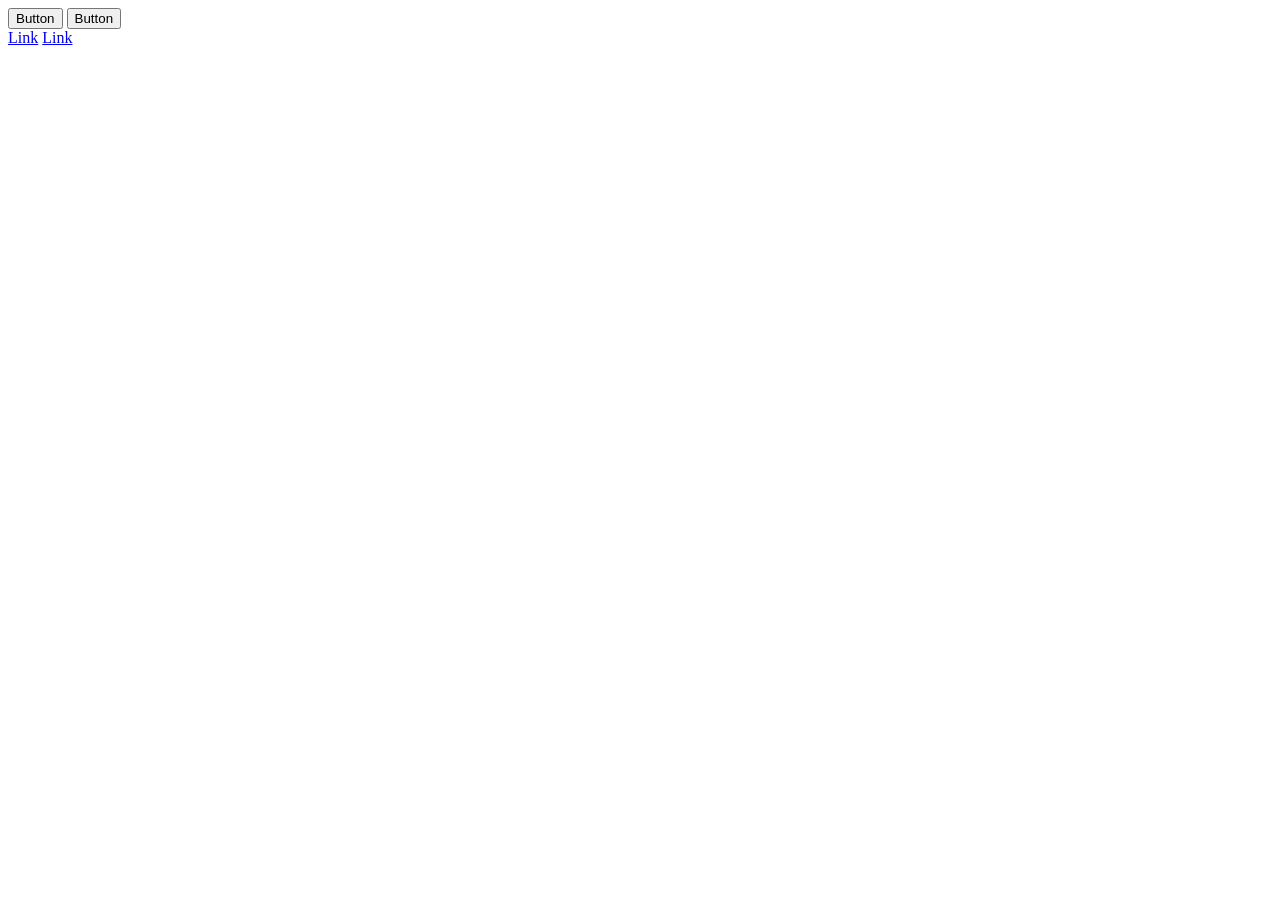
<file: Week2/index.html>
<!DOCTYPE html>
<html>
<head>
    <title>Week 2</title>
</head>
<body>
    <section class="button-group">
        <button id="one">Button</button>
        <button id="two">Button</button>
    </section>

    <div class="link-group">
        <a id="three" href="https://www.google.com">Link</a>
        <a id="four" href="https://www.github.com">Link</a>
    </div>
</body>
</html>
</file>
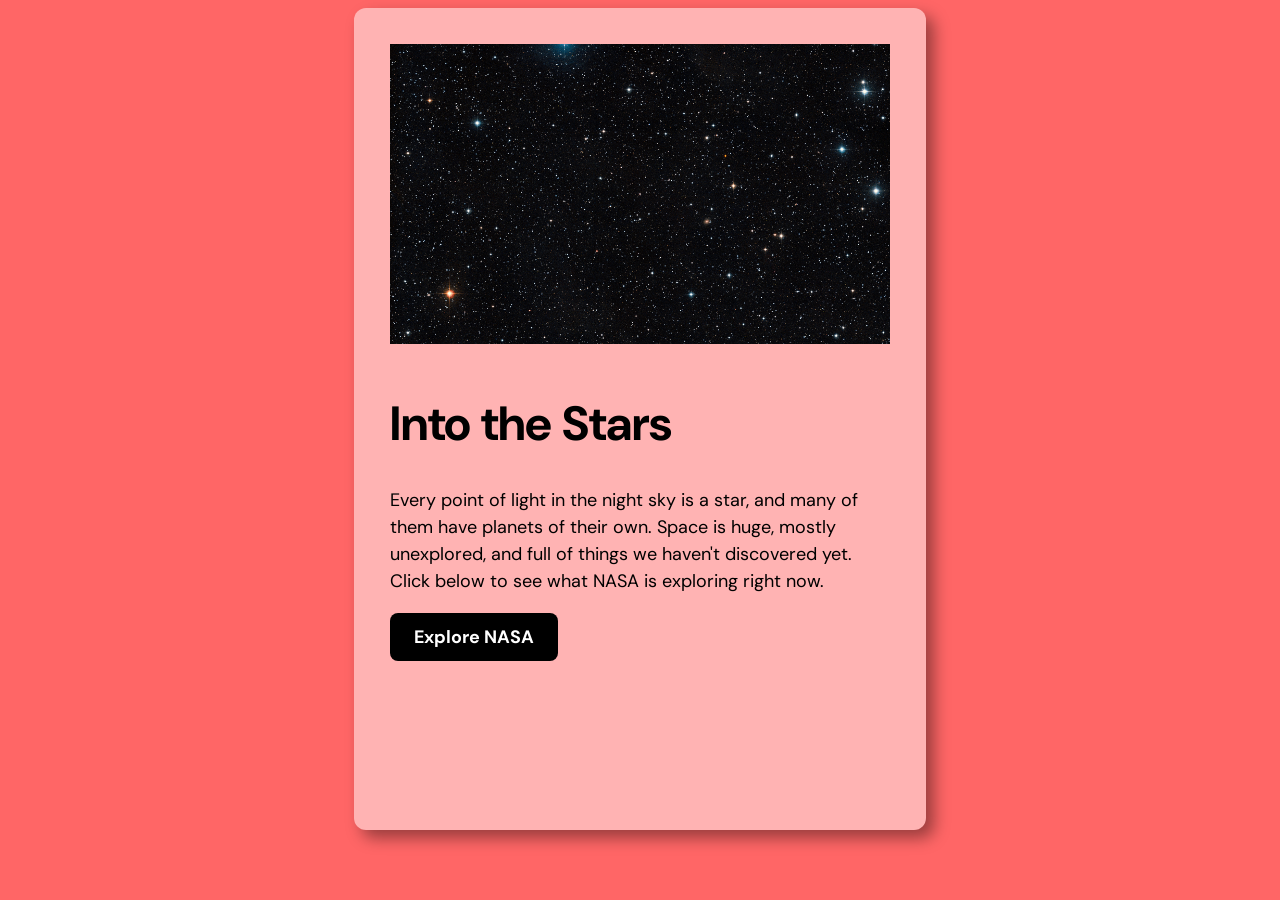
<file: Week3/index.html>
<!DOCTYPE html>
<html lang="en">
<head>
    <meta charset="UTF-8">
    <meta name="viewport" content="width=device-width, initial-scale=1.0">
    <title>Into the Stars</title>
    <link rel="preconnect" href="https://fonts.googleapis.com">
    <link rel="preconnect" href="https://fonts.gstatic.com" crossorigin>
    <link href="https://fonts.googleapis.com/css2?family=DM+Sans:ital,opsz,wght@0,9..40,100..1000;1,9..40,100..1000&display=swap" rel="stylesheet">
    <link rel="stylesheet" href="./styles.css">
</head>
<body>
    <div class="card">
        <img src="./space_picture.jpg"/>
        <h1>Into the Stars</h1>
        <p>Every point of light in the night sky is a star, and many of them have planets of their own. Space is huge, mostly unexplored, and full of things we haven't discovered yet. Click below to see what NASA is exploring right now.</p>
        <a href="https://www.nasa.gov/" target="_blank"><button>Explore NASA</button></a>
    </div>
</body>
</html>
</file>
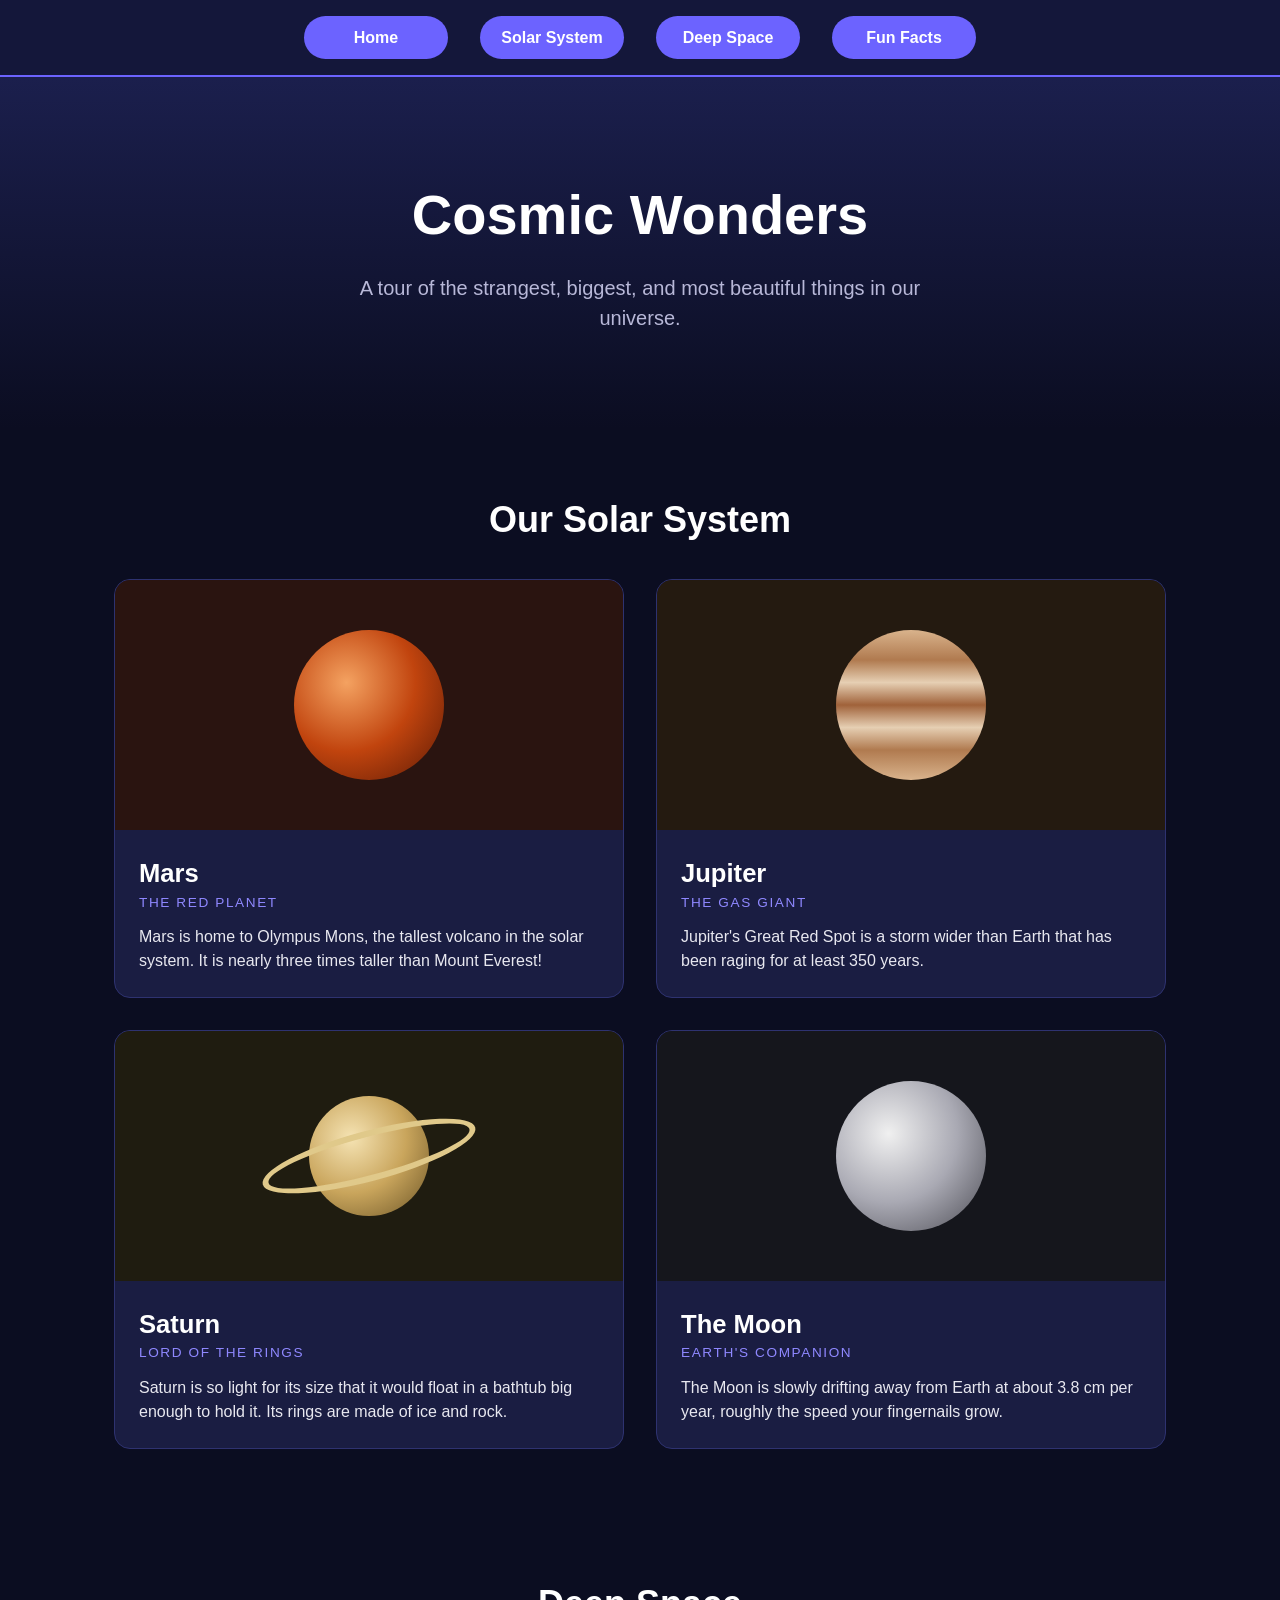
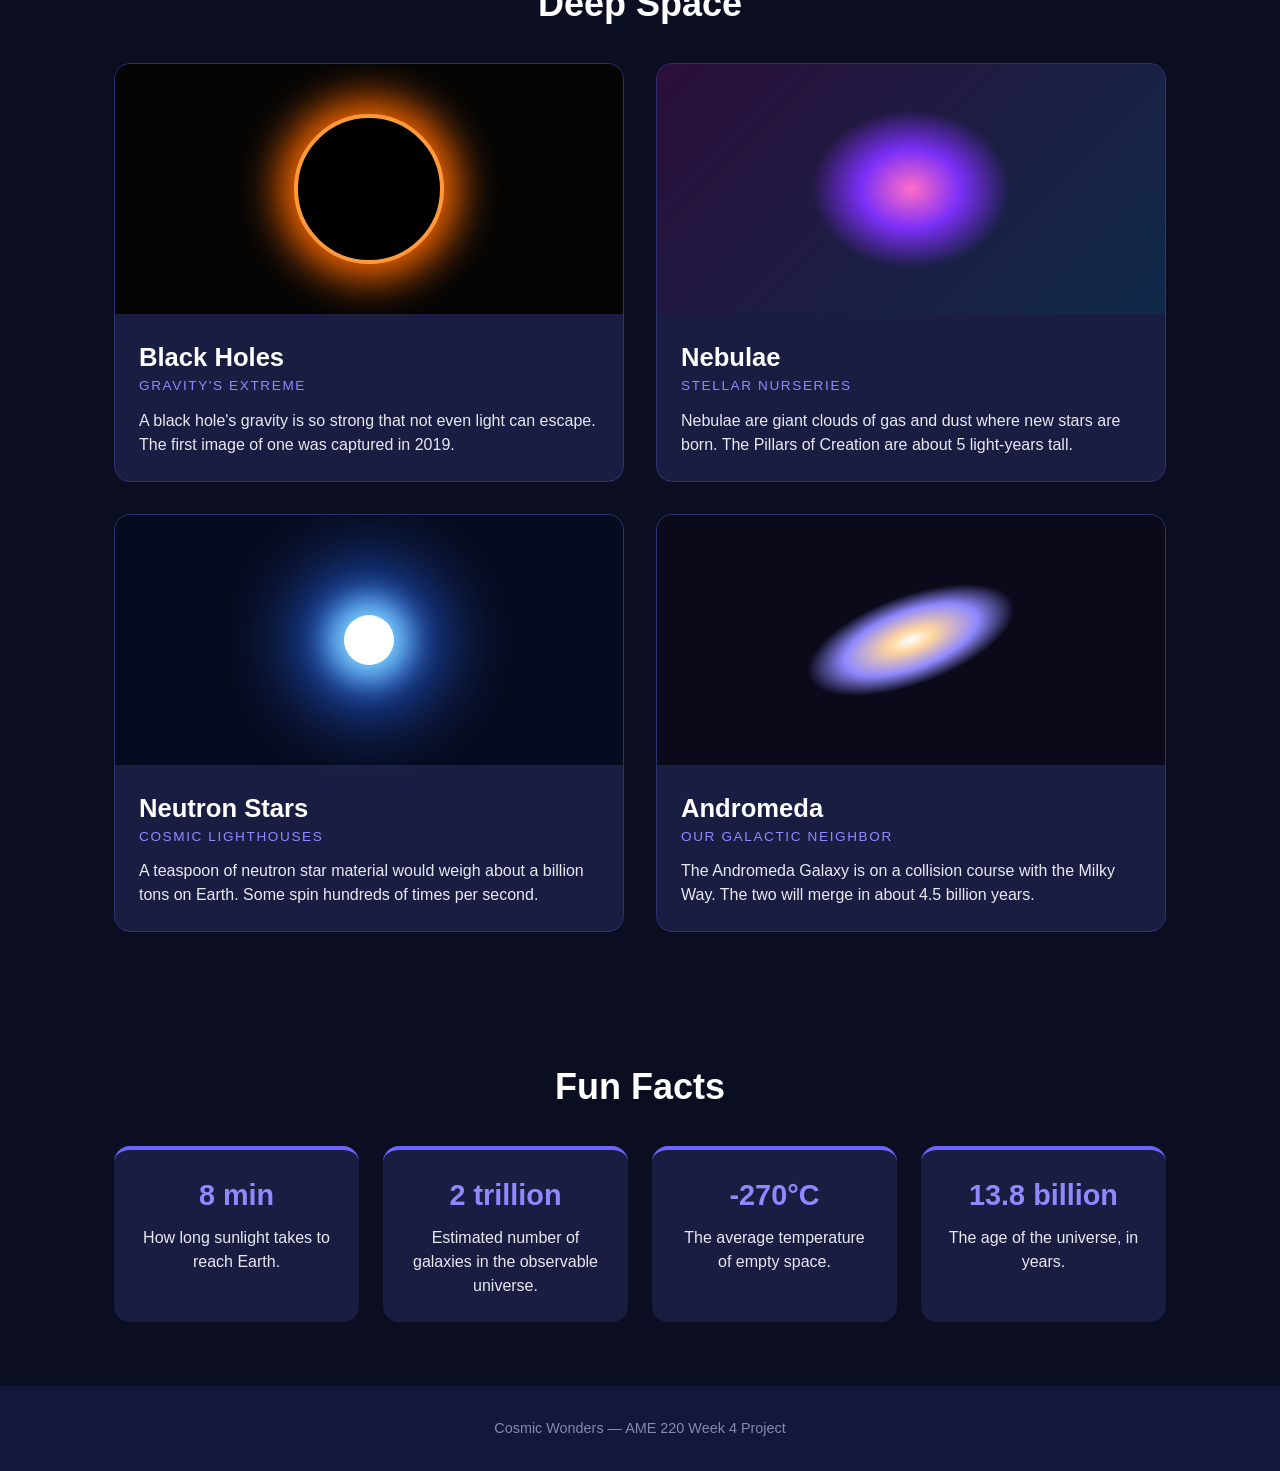
<file: Week4/index.html>
<!DOCTYPE html>
<html lang="en">
<head>
    <meta charset="UTF-8">
    <meta name="viewport" content="width=device-width, initial-scale=1.0">
    <title>Cosmic Wonders</title>
    <link rel="stylesheet" href="styles.css">
</head>
<body>

    <nav class="navbar">
        <a href="#home" class="nav-button">Home</a>
        <a href="#solar-system" class="nav-button">Solar System</a>
        <a href="#deep-space" class="nav-button">Deep Space</a>
        <a href="#facts" class="nav-button">Fun Facts</a>
    </nav>

    <header id="home" class="hero">
        <h1>Cosmic Wonders</h1>
        <p>A tour of the strangest, biggest, and most beautiful things in our universe.</p>
    </header>

    <main>

        <section id="solar-system" class="section">
            <h2 class="section-title">Our Solar System</h2>

            <div class="card-grid">

                <div class="card">
                    <div class="card-image mars-bg">
                        <div class="planet mars"></div>
                    </div>
                    <div class="card-content">
                        <h3>Mars</h3>
                        <p class="card-tag">The Red Planet</p>
                        <p>Mars is home to Olympus Mons, the tallest volcano in the solar system. It is nearly three times taller than Mount Everest!</p>
                    </div>
                </div>

                <div class="card">
                    <div class="card-image jupiter-bg">
                        <div class="planet jupiter"></div>
                    </div>
                    <div class="card-content">
                        <h3>Jupiter</h3>
                        <p class="card-tag">The Gas Giant</p>
                        <p>Jupiter's Great Red Spot is a storm wider than Earth that has been raging for at least 350 years.</p>
                    </div>
                </div>

                <div class="card">
                    <div class="card-image saturn-bg">
                        <div class="planet saturn"></div>
                        <div class="saturn-ring"></div>
                    </div>
                    <div class="card-content">
                        <h3>Saturn</h3>
                        <p class="card-tag">Lord of the Rings</p>
                        <p>Saturn is so light for its size that it would float in a bathtub big enough to hold it. Its rings are made of ice and rock.</p>
                    </div>
                </div>

                <div class="card">
                    <div class="card-image moon-bg">
                        <div class="planet moon"></div>
                    </div>
                    <div class="card-content">
                        <h3>The Moon</h3>
                        <p class="card-tag">Earth's Companion</p>
                        <p>The Moon is slowly drifting away from Earth at about 3.8 cm per year, roughly the speed your fingernails grow.</p>
                    </div>
                </div>

            </div>
        </section>

        <section id="deep-space" class="section">
            <h2 class="section-title">Deep Space</h2>

            <div class="card-grid">

                <div class="card">
                    <div class="card-image blackhole-bg">
                        <div class="planet blackhole"></div>
                    </div>
                    <div class="card-content">
                        <h3>Black Holes</h3>
                        <p class="card-tag">Gravity's Extreme</p>
                        <p>A black hole's gravity is so strong that not even light can escape. The first image of one was captured in 2019.</p>
                    </div>
                </div>

                <div class="card">
                    <div class="card-image nebula-bg">
                        <div class="planet nebula"></div>
                    </div>
                    <div class="card-content">
                        <h3>Nebulae</h3>
                        <p class="card-tag">Stellar Nurseries</p>
                        <p>Nebulae are giant clouds of gas and dust where new stars are born. The Pillars of Creation are about 5 light-years tall.</p>
                    </div>
                </div>

                <div class="card">
                    <div class="card-image neutron-bg">
                        <div class="planet neutron"></div>
                    </div>
                    <div class="card-content">
                        <h3>Neutron Stars</h3>
                        <p class="card-tag">Cosmic Lighthouses</p>
                        <p>A teaspoon of neutron star material would weigh about a billion tons on Earth. Some spin hundreds of times per second.</p>
                    </div>
                </div>

                <div class="card">
                    <div class="card-image galaxy-bg">
                        <div class="planet galaxy"></div>
                    </div>
                    <div class="card-content">
                        <h3>Andromeda</h3>
                        <p class="card-tag">Our Galactic Neighbor</p>
                        <p>The Andromeda Galaxy is on a collision course with the Milky Way. The two will merge in about 4.5 billion years.</p>
                    </div>
                </div>

            </div>
        </section>

        <section id="facts" class="section">
            <h2 class="section-title">Fun Facts</h2>

            <div class="facts-row">
                <div class="fact">
                    <p class="fact-number">8 min</p>
                    <p>How long sunlight takes to reach Earth.</p>
                </div>
                <div class="fact">
                    <p class="fact-number">2 trillion</p>
                    <p>Estimated number of galaxies in the observable universe.</p>
                </div>
                <div class="fact">
                    <p class="fact-number">-270&deg;C</p>
                    <p>The average temperature of empty space.</p>
                </div>
                <div class="fact">
                    <p class="fact-number">13.8 billion</p>
                    <p>The age of the universe, in years.</p>
                </div>
            </div>
        </section>

    </main>

    <footer class="footer">
        <p>Cosmic Wonders &mdash; AME 220 Week 4 Project</p>
    </footer>

</body>
</html>
</file>
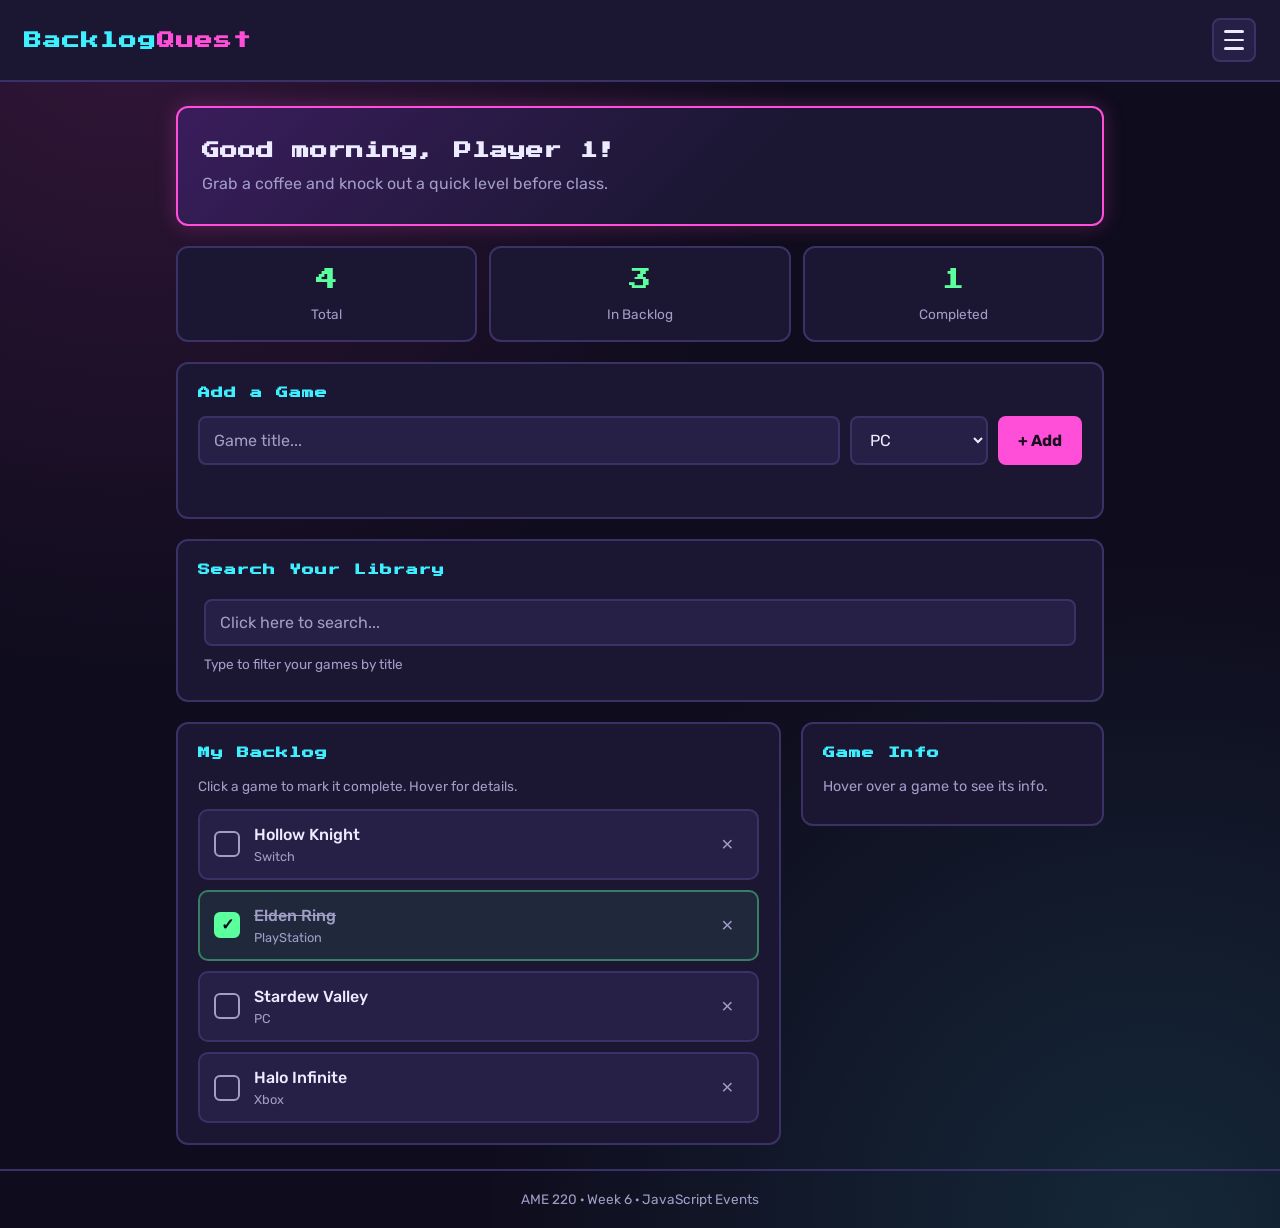
<file: Week6/index.html>
<!DOCTYPE html>
<html lang="en">
<head>
    <meta charset="UTF-8">
    <meta name="viewport" content="width=device-width, initial-scale=1.0">
    <title>Game Backlog Tracker</title>
    <link rel="preconnect" href="https://fonts.googleapis.com">
    <link rel="preconnect" href="https://fonts.gstatic.com" crossorigin>
    <link href="https://fonts.googleapis.com/css2?family=Press+Start+2P&family=Rubik:wght@400;500;700&display=swap" rel="stylesheet">
    <link rel="stylesheet" href="styles.css">
</head>
<body>

    <header class="site-header">
        <h1 class="logo">Backlog<span>Quest</span></h1>

        <button id="menu-btn" class="menu-btn" aria-label="Open filter menu" aria-expanded="false">
            <span></span>
            <span></span>
            <span></span>
        </button>

        <nav id="filter-menu" class="filter-menu">
            <p class="menu-title">Show games:</p>
            <button class="filter-btn active" data-filter="all">All Games</button>
            <button class="filter-btn" data-filter="backlog">Still Playing</button>
            <button class="filter-btn" data-filter="completed">Completed</button>
        </nav>
    </header>

    <main class="container">

        <section class="greeting-card">
            <h2 id="greeting">Loading player data...</h2>
            <p id="greeting-sub" class="greeting-sub"></p>
        </section>

        <section class="stats">
            <div class="stat">
                <span id="total-count" class="stat-number">0</span>
                <span class="stat-label">Total</span>
            </div>
            <div class="stat">
                <span id="backlog-count" class="stat-number">0</span>
                <span class="stat-label">In Backlog</span>
            </div>
            <div class="stat">
                <span id="completed-count" class="stat-number">0</span>
                <span class="stat-label">Completed</span>
            </div>
        </section>

        <section class="panel">
            <h3 class="panel-title">Add a Game</h3>
            <form id="add-form" class="add-form">
                <input type="text" id="game-input" class="text-input" placeholder="Game title..." maxlength="40">
                <select id="platform-select" class="select-input">
                    <option value="PC">PC</option>
                    <option value="PlayStation">PlayStation</option>
                    <option value="Xbox">Xbox</option>
                    <option value="Switch">Switch</option>
                    <option value="Mobile">Mobile</option>
                </select>
                <button type="submit" class="btn btn-primary">+ Add</button>
            </form>
            <p id="form-message" class="form-message"></p>
        </section>

        <section class="panel">
            <h3 class="panel-title">Search Your Library</h3>
            <div id="search-wrap" class="search-wrap">
                <input type="text" id="search-input" class="text-input" placeholder="Click here to search...">
                <p id="search-hint" class="search-hint">Type to filter your games by title</p>
            </div>
        </section>

        <section class="library">
            <div class="panel list-panel">
                <h3 class="panel-title">My Backlog</h3>
                <p class="list-tip">Click a game to mark it complete. Hover for details.</p>
                <ul id="game-list" class="game-list">
                </ul>
                <p id="empty-message" class="empty-message">No games found. Add one above!</p>
            </div>

            <aside id="preview" class="panel preview">
                <h3 class="panel-title">Game Info</h3>
                <div id="preview-content" class="preview-content">
                    <p class="preview-placeholder">Hover over a game to see its info.</p>
                </div>
            </aside>
        </section>

    </main>

    <footer class="site-footer">
        <p>AME 220 &middot; Week 6 &middot; JavaScript Events</p>
    </footer>

    <script src="script.js"></script>
</body>
</html>
</file>
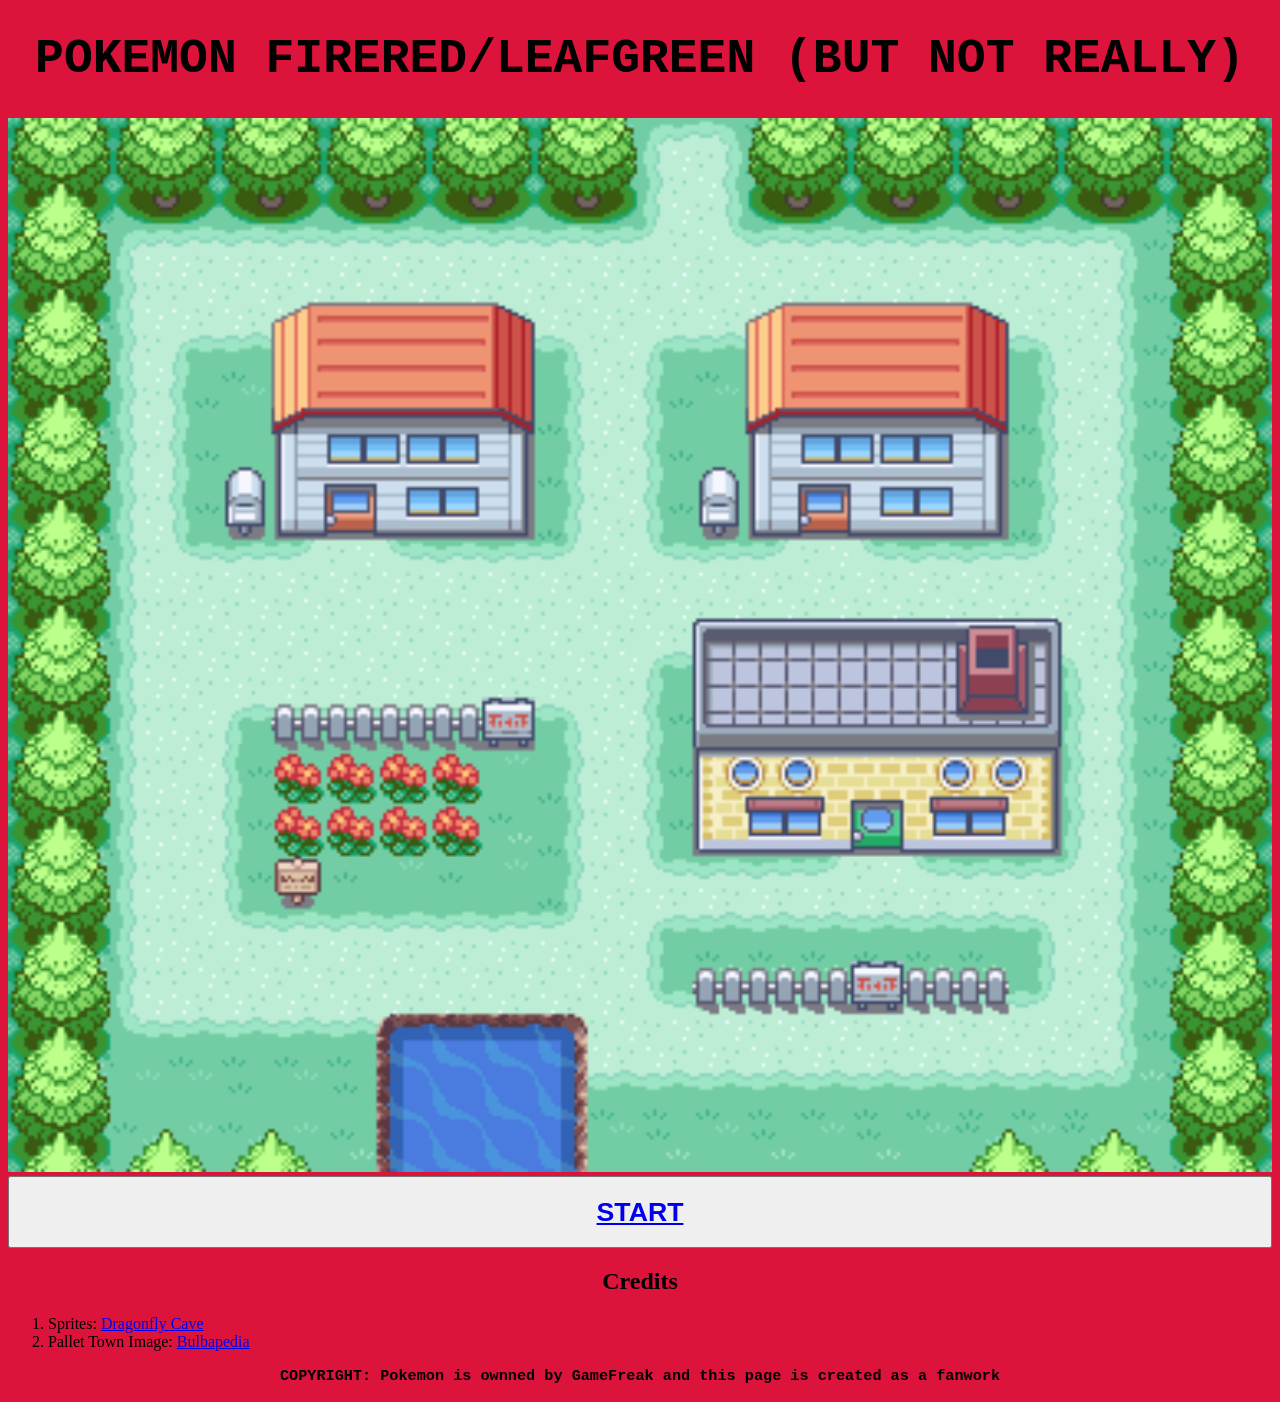
<file: Week2/ourfirstgame/index.html>
<!DOCTYPE html>

<html>
    <head>
        <title>OUR FIRST GAME</title>
    </head>

    <body style="background-color:crimson;">

        <h1 style="text-align: center; font-family:monospace; font-size:48px;">POKEMON FIRERED/LEAFGREEN (BUT NOT REALLY)</h1>

        <img src="./assets/Pallet_Town_FRLG.png" style="width:100%;"></img>

        <button style="width: 100%;"><h1 style="text-align: center;"><a href="./game.html">START</a></h1></button>
        
        <section id="credits">
            <h2 style="text-align: center;">Credits</h2>
            <ol>
                <li>Sprites: <a href="https://www.dragonflycave.com/resources/sprite-generator/">Dragonfly Cave</a></li>
                <li>Pallet Town Image: <a href="https://bulbapedia.bulbagarden.net/wiki/Pallet_Town#/media/File:Pallet_Town_FRLG.png/2">Bulbapedia</a></li>
            </ol>
        </section>

        <h3 style="text-align: center; font-family:monospace">COPYRIGHT: Pokemon is ownned by GameFreak and this page is created as a fanwork</h3>

    </body>
</html>
</file>
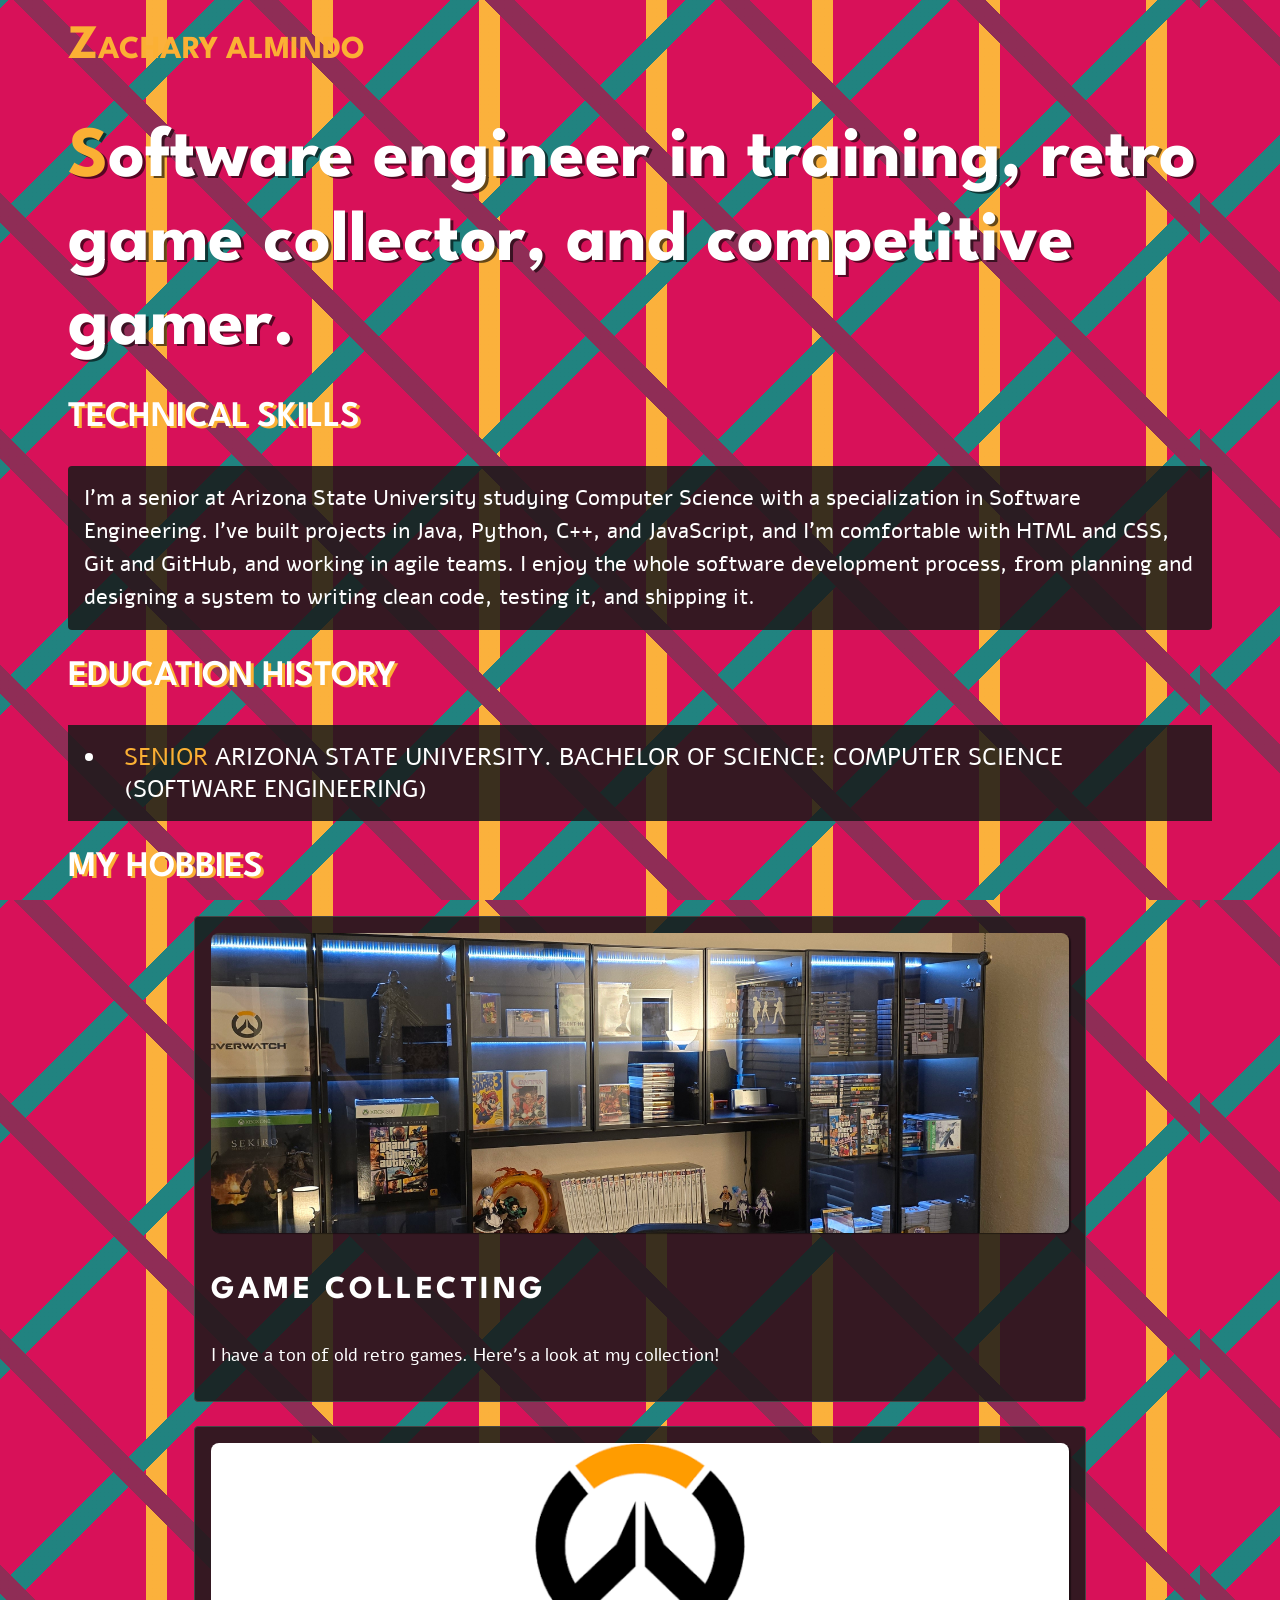
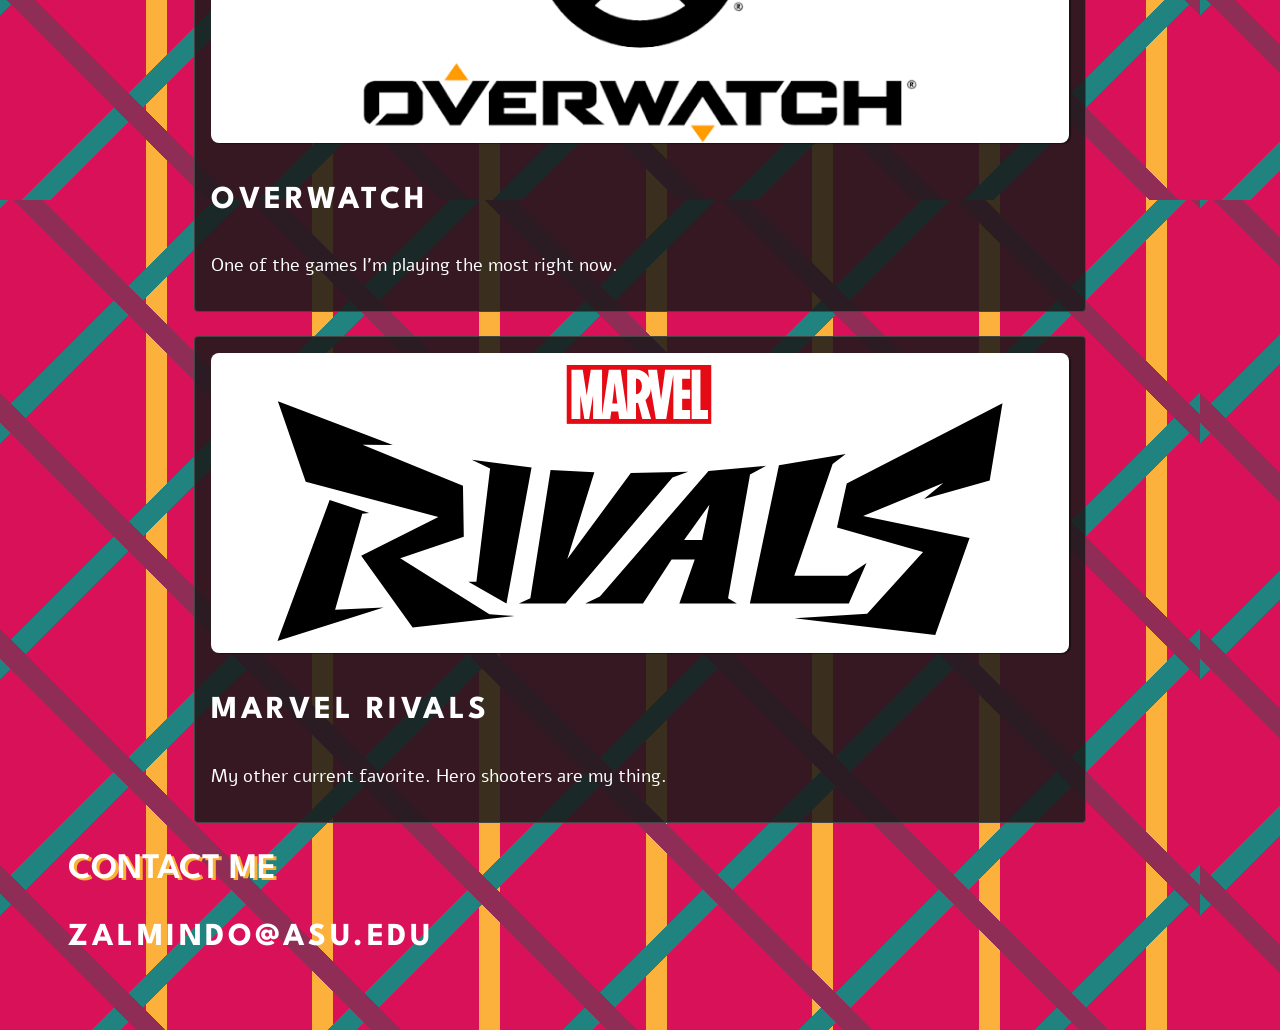
<file: Week3/portfolio/index.html>
<!DOCTYPE html>
<html lang="en">
<head>
    <meta charset="UTF-8">
    <meta name="viewport" content="width=device-width, initial-scale=1.0">
    <title>MY PORTFOLIO</title>
    <style>
        @import url('https://fonts.googleapis.com/css2?family=Alef:wght@400;700&family=Abhaya+Libre:wght@400;600&family=Inika:wght@400&display=swap');
        @import url('https://fonts.googleapis.com/css2?family=League+Spartan:wght@400;600;700&display=swap');
    </style>
    <link rel="stylesheet" href="./styles.css">
</head>
<body>
    <header>Zachary Almindo</header>
    <div class="title">Software engineer in training, retro game collector, and competitive gamer.</div>

    <div class="skills">
        <h2>technical skills</h2>
        <p>I'm a senior at Arizona State University studying Computer Science with a specialization in Software Engineering. I've built projects in Java, Python, C++, and JavaScript, and I'm comfortable with HTML and CSS, Git and GitHub, and working in agile teams. I enjoy the whole software development process, from planning and designing a system to writing clean code, testing it, and shipping it.</p>
    </div>

    <div class="education">
        <h2>EDUCATION HISTORY</h2>
        <ul>
            <li><span class="year">SENIOR</span> ARIZONA STATE UNIVERSITY. BACHELOR OF SCIENCE: COMPUTER SCIENCE (SOFTWARE ENGINEERING)</li>
        </ul>
    </div>

    <div class="hobbies">
        <h2>MY HOBBIES</h2>
        <div class="cards">
            <div>
                <img src="./assets/game_collection.jpg"/>
                <h3>Game Collecting</h3>
                <p>I have a ton of old retro games. Here's a look at my collection!</p>
            </div>

            <div>
                <img class="whiteLogo" src="./assets/ow_image.png"/>
                <h3>Overwatch</h3>
                <p>One of the games I'm playing the most right now.</p>
            </div>

            <div>
                <img class="whiteLogo" src="./assets/Logo_Marvel_Rivals.svg"/>
                <h3>Marvel Rivals</h3>
                <p>My other current favorite. Hero shooters are my thing.</p>
            </div>
        </div>
    </div>

    <footer>
        <h2>CONTACT ME</h2>
        <h3>ZALMINDO@ASU.EDU</h3>
    </footer>
</body>
</html>
</file>
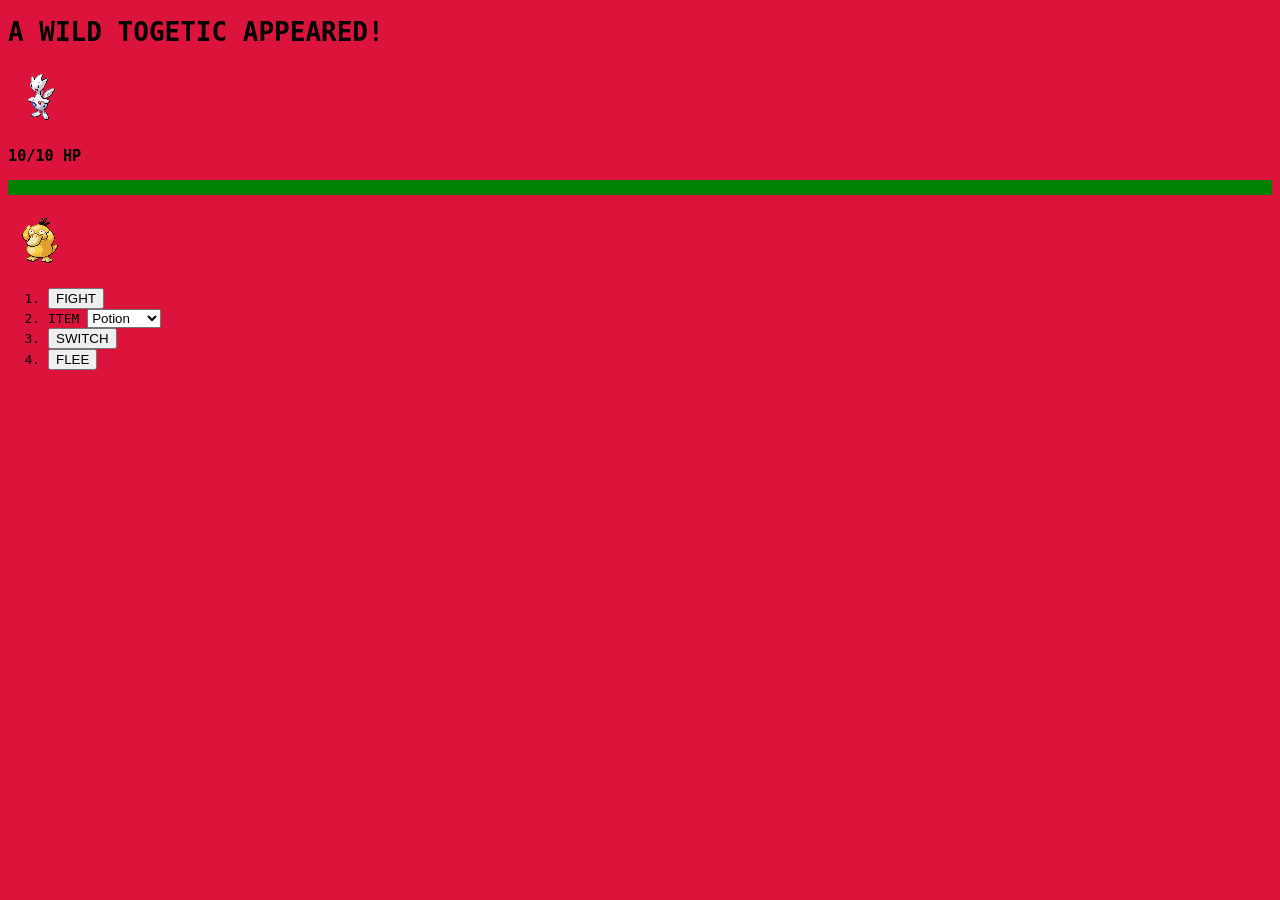
<file: Week2/ourfirstgame/game.html>
<!DOCTYPE html>

<html>
    <head>
        <title>... WEBPAGE WANTS TO BATTLE</title>
    </head>

    <body class="battle" style="background-color: crimson; font-family: monospace;">
        <h1 id="togetic">A WILD TOGETIC APPEARED!</h1>
        <section class="togetic">
            <img src="./assets/togetic.png"></img>
            <h3>10/10 HP</h3>
        </section>

        <div style="background-color: green;"><p><p></p>&nbsp;</p></div>

        <section class="psyduck">
            <img src="./assets/psyduck.png"></img>
            <ol>
                <li><button>FIGHT</button></li>
                <li><label id="item" for="item-select">ITEM
                    <select id="item-select">
                        <option value="potion">Potion</option>
                        <option value="pokeball">Pokeball</option>
                    </select>
                </label></li>
                </li>
                <li><button>SWITCH</button></li>
                <li><button>FLEE</button></li>
            </ol>
        </section>

    </body>
</html>
</file>
<file: Week3/styles.css>
body {
    background-color: #ff6666;
}

.card {
    width: 500px;
    height: 750px;
    background-color: #ffb3b3;
    padding: 36px;
    border-radius: 12px;
    margin-left: auto;
    margin-right: auto;
    box-shadow: 8px 8px 16px rgba(0,0,0,.4);
}

.card img {
    width: 100%;
    height: 300px;
    object-fit: cover;
    margin-bottom: 12px;
}

h1 {
    font-family: "DM Sans", sans-serif;
    font-size: 48px;
    color: black;
}

p {
    font-family: "DM Sans", sans-serif;
    font-size: 18px;
    line-height: 150%;
}

button {
    font-family: "DM Sans", sans-serif;
    font-size: 18px;
    font-weight: 700;
    color: white;
    background-color: black;
    padding-top: 12px;
    padding-bottom: 12px;
    padding-left: 24px;
    padding-right: 24px;
    border: none;
    border-radius: 8px;
    transition: all 300ms;
}

button:hover {
    background-color: #ff6666;
    box-shadow: 4px 4px black;
}

button:active {
    box-shadow: none;
}

a {
    text-decoration: none;
}

a:link,
a:visited {
    color: black;
}

a:hover {
    opacity: .9;
}
</file>
<file: Week4/styles.css>
html {
    font-size: 16px;
}

* {
    box-sizing: border-box;
    margin: 0;
    padding: 0;
}

body {
    font-family: Arial, Helvetica, sans-serif;
    background-color: #0b0d21;
    color: #e8e8f0;
    line-height: 1.5;
}

.navbar {
    position: sticky;
    top: 0;
    z-index: 10;

    display: flex;
    justify-content: center;
    align-items: center;
    gap: 2rem;

    padding: 1rem;
    background-color: #14173a;
    border-bottom: 2px solid #6c63ff;
}

.nav-button {
    width: 9rem;
    padding: 0.6rem 0;
    text-align: center;
    font-size: 1rem;
    font-weight: bold;
    color: #ffffff;
    text-decoration: none;
    background-color: #6c63ff;
    border-radius: 2rem;
}

.nav-button:hover {
    background-color: #8f88ff;
}

.hero {
    padding: 6rem 1.5rem;
    text-align: center;
    background: linear-gradient(180deg, #1b1f4d, #0b0d21);
}

.hero h1 {
    font-size: 3.5rem;
    margin-bottom: 1rem;
    color: #ffffff;
}

.hero p {
    font-size: 1.25rem;
    max-width: 40rem;
    margin: 0 auto;
    color: #b8b8d8;
}

.section {
    max-width: 1100px;
    margin: 0 auto;
    padding: 4rem 1.5rem;
}

.section-title {
    font-size: 2.25rem;
    text-align: center;
    margin-bottom: 2rem;
    color: #ffffff;
}

.card-grid {
    display: grid;
    grid-template-columns: 1fr 1fr;
    grid-template-rows: auto auto;
    gap: 2rem;
}

.card {
    display: grid;
    grid-template-rows: 250px auto;
    grid-template-columns: 1fr;

    background-color: #1a1d42;
    border-radius: 1rem;
    overflow: hidden;
    border: 1px solid #2e3270;
}

.card-image {
    position: relative;
    display: flex;
    justify-content: center;
    align-items: center;
}

.card-content {
    padding: 1.5rem;
}

.card-content h3 {
    font-size: 1.6rem;
    color: #ffffff;
}

.card-content .card-tag {
    font-size: 0.85rem;
    text-transform: uppercase;
    letter-spacing: 0.1rem;
    color: #8f88ff;
    margin-bottom: 0.75rem;
}

.card-content p {
    font-size: 1rem;
}

.planet {
    width: 150px;
    height: 150px;
    border-radius: 50%;
}

.mars-bg {
    background-color: #2a1410;
}
.mars {
    background: radial-gradient(circle at 35% 35%, #f4a261, #c1440e, #5c1a05);
}

.jupiter-bg {
    background-color: #241a10;
}
.jupiter {
    background: linear-gradient(180deg,
        #d9b38c 0%, #b07a4f 20%, #e6cfb3 35%,
        #a0623a 50%, #e6cfb3 65%, #b07a4f 80%, #d9b38c 100%);
}

.saturn-bg {
    background-color: #1f1c10;
}
.saturn {
    width: 120px;
    height: 120px;
    background: radial-gradient(circle at 35% 35%, #f5e3b3, #c9a55c, #6b5426);
}
.saturn-ring {
    position: absolute;
    top: 50%;
    left: 50%;
    width: 220px;
    height: 50px;
    margin-top: -25px;
    margin-left: -110px;
    border: 6px solid #e0c98a;
    border-radius: 50%;
    transform: rotate(-15deg);
}

.moon-bg {
    background-color: #15161c;
}
.moon {
    background: radial-gradient(circle at 35% 35%, #f0f0f0, #a9a9b3, #4a4a52);
}

.blackhole-bg {
    background-color: #050505;
}
.blackhole {
    background-color: #000000;
    border: 4px solid #ff9a3c;
    box-shadow: 0 0 40px 15px #ff6a00;
}

.nebula-bg {
    background: linear-gradient(135deg, #2b0f3a, #0f2a4a);
}
.nebula {
    width: 200px;
    height: 160px;
    background: radial-gradient(ellipse, #ff6ec7, #7b2ff7, transparent 70%);
}

.neutron-bg {
    background-color: #070b1f;
}
.neutron {
    width: 50px;
    height: 50px;
    background-color: #ffffff;
    box-shadow: 0 0 30px 15px #7fd4ff, 0 0 80px 40px #2a6dff;
}

.galaxy-bg {
    background-color: #0a0a1a;
}
.galaxy {
    width: 220px;
    height: 90px;
    background: radial-gradient(ellipse, #ffffff, #ffd59e 15%, #8f88ff 45%, transparent 70%);
    transform: rotate(-20deg);
}

.facts-row {
    display: flex;
    flex-wrap: wrap;
    justify-content: center;
    gap: 1.5rem;
}

.fact {
    flex: 1 1 200px;
    padding: 1.5rem;
    text-align: center;
    background-color: #1a1d42;
    border-radius: 1rem;
    border-top: 4px solid #6c63ff;
}

.fact .fact-number {
    font-size: 1.8rem;
    font-weight: bold;
    color: #8f88ff;
    margin-bottom: 0.5rem;
}

.fact p {
    font-size: 1rem;
}

.footer {
    padding: 2rem;
    text-align: center;
    font-size: 0.9rem;
    color: #8888aa;
    background-color: #14173a;
}

@media (max-width: 720px) {

    html {
        font-size: 12px;
    }

    .navbar {
        gap: 0.5rem;
        padding: 0.75rem 0.5rem;
    }

    .nav-button {
        width: 23%;
        font-size: 1rem;
    }

    .hero h1 {
        font-size: 2.5rem;
    }

    .section {
        padding: 3rem 1rem;
    }

    .card-grid {
        grid-template-columns: 1fr;
    }

    .card {
        min-height: 100vh;
        grid-template-rows: 1fr auto;
    }

    .card-content h3 {
        font-size: 2.2rem;
    }

    .card-content p {
        font-size: 1.4rem;
    }

    .card-content .card-tag {
        font-size: 1.1rem;
    }
}
</file>
<file: Week6/styles.css>
:root {
    --bg: #0f0c1d;
    --panel: #1b1733;
    --panel-light: #262046;
    --border: #3a3266;
    --text: #ecebff;
    --muted: #a19dc7;
    --neon-pink: #ff4fd8;
    --neon-cyan: #3ef0ff;
    --neon-green: #5cff9d;
    --danger: #ff5c7a;
    --radius: 12px;
}

* {
    box-sizing: border-box;
    margin: 0;
    padding: 0;
}

body {
    font-family: 'Rubik', Arial, sans-serif;
    background: var(--bg);
    background-image:
        radial-gradient(circle at 10% 0%, rgba(255, 79, 216, 0.15), transparent 40%),
        radial-gradient(circle at 90% 100%, rgba(62, 240, 255, 0.12), transparent 40%);
    color: var(--text);
    min-height: 100vh;
    display: flex;
    flex-direction: column;
    line-height: 1.5;
}

.site-header {
    position: relative;
    display: flex;
    align-items: center;
    justify-content: space-between;
    padding: 18px 24px;
    background: var(--panel);
    border-bottom: 2px solid var(--border);
}

.logo {
    font-family: 'Press Start 2P', monospace;
    font-size: 1.1rem;
    color: var(--neon-cyan);
    letter-spacing: 1px;
}

.logo span {
    color: var(--neon-pink);
}

.menu-btn {
    width: 44px;
    height: 44px;
    display: flex;
    flex-direction: column;
    justify-content: center;
    gap: 6px;
    padding: 10px;
    background: var(--panel-light);
    border: 2px solid var(--border);
    border-radius: 8px;
    cursor: pointer;
    transition: border-color 0.2s;
}

.menu-btn:hover {
    border-color: var(--neon-cyan);
}

.menu-btn span {
    display: block;
    height: 3px;
    width: 100%;
    background: var(--text);
    border-radius: 2px;
    transition: transform 0.3s, opacity 0.3s;
}

.menu-btn.open span:nth-child(1) {
    transform: translateY(9px) rotate(45deg);
}
.menu-btn.open span:nth-child(2) {
    opacity: 0;
}
.menu-btn.open span:nth-child(3) {
    transform: translateY(-9px) rotate(-45deg);
}

.filter-menu {
    display: none;
    position: absolute;
    top: 100%;
    right: 24px;
    z-index: 10;
    width: 220px;
    padding: 16px;
    background: var(--panel-light);
    border: 2px solid var(--neon-cyan);
    border-radius: var(--radius);
    box-shadow: 0 10px 30px rgba(0, 0, 0, 0.5);
}

.filter-menu.open {
    display: flex;
    flex-direction: column;
    gap: 8px;
    animation: slideDown 0.2s ease-out;
}

.menu-title {
    font-size: 0.8rem;
    color: var(--muted);
    text-transform: uppercase;
    letter-spacing: 1px;
}

.filter-btn {
    padding: 10px 12px;
    font-family: inherit;
    font-size: 0.95rem;
    text-align: left;
    color: var(--text);
    background: var(--panel);
    border: 1px solid var(--border);
    border-radius: 8px;
    cursor: pointer;
    transition: background 0.2s, border-color 0.2s;
}

.filter-btn:hover {
    border-color: var(--neon-pink);
}

.filter-btn.active {
    background: var(--neon-pink);
    border-color: var(--neon-pink);
    color: #1a0f1f;
    font-weight: 700;
}

@keyframes slideDown {
    from { opacity: 0; transform: translateY(-8px); }
    to   { opacity: 1; transform: translateY(0); }
}

.container {
    flex: 1;
    width: 100%;
    max-width: 960px;
    margin: 0 auto;
    padding: 24px 16px;
    display: flex;
    flex-direction: column;
    gap: 20px;
}

.panel {
    background: var(--panel);
    border: 2px solid var(--border);
    border-radius: var(--radius);
    padding: 20px;
}

.panel-title {
    font-family: 'Press Start 2P', monospace;
    font-size: 0.75rem;
    color: var(--neon-cyan);
    margin-bottom: 14px;
    letter-spacing: 1px;
}

.greeting-card {
    padding: 28px 24px;
    border-radius: var(--radius);
    background: linear-gradient(135deg, #3a1d5c, #1b1733 60%);
    border: 2px solid var(--neon-pink);
    box-shadow: 0 0 20px rgba(255, 79, 216, 0.25);
}

#greeting {
    font-family: 'Press Start 2P', monospace;
    font-size: 1.1rem;
    line-height: 1.6;
    color: var(--text);
}

.greeting-sub {
    margin-top: 8px;
    color: var(--muted);
}

.stats {
    display: grid;
    grid-template-columns: repeat(3, 1fr);
    gap: 12px;
}

.stat {
    display: flex;
    flex-direction: column;
    align-items: center;
    padding: 16px 8px;
    background: var(--panel);
    border: 2px solid var(--border);
    border-radius: var(--radius);
}

.stat-number {
    font-family: 'Press Start 2P', monospace;
    font-size: 1.4rem;
    color: var(--neon-green);
}

.stat-label {
    margin-top: 6px;
    font-size: 0.85rem;
    color: var(--muted);
}

.add-form {
    display: flex;
    gap: 10px;
    flex-wrap: wrap;
}

.text-input,
.select-input {
    padding: 12px 14px;
    font-family: inherit;
    font-size: 1rem;
    color: var(--text);
    background: var(--panel-light);
    border: 2px solid var(--border);
    border-radius: 8px;
    outline: none;
    transition: border-color 0.2s, box-shadow 0.2s;
}

.add-form .text-input {
    flex: 1 1 220px;
}

.text-input::placeholder {
    color: var(--muted);
}

.text-input:focus,
.select-input:focus {
    border-color: var(--neon-cyan);
}

.select-input {
    cursor: pointer;
}

.btn {
    padding: 12px 20px;
    font-family: inherit;
    font-size: 1rem;
    font-weight: 700;
    border: none;
    border-radius: 8px;
    cursor: pointer;
    transition: transform 0.1s, box-shadow 0.2s;
}

.btn-primary {
    background: var(--neon-pink);
    color: #1a0f1f;
}

.btn-primary:hover {
    box-shadow: 0 0 16px rgba(255, 79, 216, 0.6);
}

.btn-primary:active {
    transform: scale(0.96);
}

.form-message {
    min-height: 1.5em;
    margin-top: 10px;
    font-size: 0.9rem;
    color: var(--muted);
}

.form-message.success {
    color: var(--neon-green);
}

.form-message.error {
    color: var(--danger);
}

.search-wrap {
    padding: 6px;
    border-radius: 10px;
    transition: background 0.2s, box-shadow 0.2s;
}

.search-wrap .text-input {
    width: 100%;
}

.search-hint {
    margin-top: 8px;
    font-size: 0.85rem;
    color: var(--muted);
}

.search-wrap.focused {
    background: rgba(62, 240, 255, 0.08);
    box-shadow: 0 0 0 2px var(--neon-cyan), 0 0 20px rgba(62, 240, 255, 0.35);
}

.search-wrap.focused .search-hint {
    color: var(--neon-cyan);
}

.library {
    display: grid;
    grid-template-columns: 2fr 1fr;
    gap: 20px;
    align-items: start;
}

.list-tip {
    margin-bottom: 12px;
    font-size: 0.85rem;
    color: var(--muted);
}

.game-list {
    list-style: none;
    display: flex;
    flex-direction: column;
    gap: 10px;
}

.game-card {
    display: flex;
    align-items: center;
    gap: 14px;
    padding: 12px 14px;
    background: var(--panel-light);
    border: 2px solid var(--border);
    border-radius: 10px;
    cursor: pointer;
    transition: border-color 0.2s, transform 0.15s, background 0.2s;
}

.game-card:hover {
    border-color: var(--neon-pink);
    transform: translateX(4px);
}

.check {
    flex-shrink: 0;
    width: 26px;
    height: 26px;
    display: flex;
    align-items: center;
    justify-content: center;
    border: 2px solid var(--muted);
    border-radius: 6px;
    font-weight: 700;
    color: #0f0c1d;
}

.game-info {
    flex: 1;
    min-width: 0;
    display: flex;
    flex-direction: column;
}

.game-title {
    font-weight: 500;
    overflow-wrap: anywhere;
}

.game-platform {
    font-size: 0.8rem;
    color: var(--muted);
}

.game-card.completed {
    background: rgba(92, 255, 157, 0.08);
    border-color: rgba(92, 255, 157, 0.4);
}

.game-card.completed .check {
    background: var(--neon-green);
    border-color: var(--neon-green);
}

.game-card.completed .game-title {
    text-decoration: line-through;
    color: var(--muted);
}

.delete-btn {
    flex-shrink: 0;
    width: 32px;
    height: 32px;
    font-size: 1.3rem;
    line-height: 1;
    color: var(--muted);
    background: transparent;
    border: 1px solid transparent;
    border-radius: 6px;
    cursor: pointer;
    transition: color 0.2s, border-color 0.2s;
}

.delete-btn:hover {
    color: var(--danger);
    border-color: var(--danger);
}

.empty-message {
    display: none;
    padding: 20px;
    text-align: center;
    color: var(--muted);
    border: 2px dashed var(--border);
    border-radius: 10px;
}

.preview {
    position: sticky;
    top: 20px;
    transition: border-color 0.2s, box-shadow 0.2s;
}

.preview.active {
    border-color: var(--neon-cyan);
    box-shadow: 0 0 20px rgba(62, 240, 255, 0.25);
}

.preview-placeholder {
    color: var(--muted);
    font-size: 0.9rem;
}

.preview-content p {
    margin-bottom: 6px;
    font-size: 0.9rem;
}

.preview-cover {
    width: 100%;
    aspect-ratio: 16 / 9;
    display: flex;
    align-items: center;
    justify-content: center;
    margin-bottom: 12px;
    font-family: 'Press Start 2P', monospace;
    font-size: 2.5rem;
    color: var(--text);
    background: linear-gradient(135deg, var(--neon-pink), #6a3df0 60%, var(--neon-cyan));
    border-radius: 8px;
}

.preview-title {
    margin-bottom: 8px;
    font-size: 1.1rem;
    overflow-wrap: anywhere;
}

.tag {
    display: inline-block;
    padding: 2px 8px;
    font-size: 0.75rem;
    font-weight: 700;
    border-radius: 999px;
}

.tag-done {
    background: var(--neon-green);
    color: #0f0c1d;
}

.tag-backlog {
    background: var(--neon-pink);
    color: #1a0f1f;
}

.site-footer {
    padding: 18px;
    text-align: center;
    font-size: 0.85rem;
    color: var(--muted);
    border-top: 2px solid var(--border);
}

@media (max-width: 700px) {
    .library {
        grid-template-columns: 1fr;
    }

    .preview {
        position: static;
    }

    .logo {
        font-size: 0.8rem;
    }

    #greeting {
        font-size: 0.85rem;
    }

    .stat-number {
        font-size: 1rem;
    }

    .add-form .btn {
        flex: 1 1 100%;
    }
}
</file>
<file: Week3/portfolio/styles.css>
/* set our defaults and our constants */

* {
    --base: #FFFFFF;
    --borderColor: #454545;
    --cardColors: rgba(25,25,25,.85);
    --accentColor: #FBB034;
    color: white;
    font-family: "Alef", sans-serif;
}

/* selecting just the body element */

body {
    background-color: #D81159;
    background-image: url('./assets/background.png');
    padding-left: 60px;
    padding-right: 60px;
    padding-top: 0px;
    padding-bottom: 0px;
}

header {
    padding-top: 16px;
    padding-bottom: 16px;
    margin-bottom: 32px;
    font-family: "League Spartan", sans-serif;
    color: var(--accentColor);
    font-size: 32px;
    font-weight: 700;
    text-transform: uppercase;
}

header::first-letter {
    font-size: 48px;
}

/* hero text */

.title {
    font-family: "League Spartan", sans-serif;
    font-weight: 700;
    font-size: 72px;
    margin-bottom: 32px;
    line-height: 84px;
    text-shadow: 3px 2px 0px rgba(0,0,0,.6);
}

.title::first-letter {
    color: var(--accentColor);
}

h2 {
    font-family: "League Spartan", sans-serif;
    font-weight: 600;
    font-size: 36px;
    margin-bottom: 32px;
    text-transform: uppercase;
    color: white;
    text-shadow: 3px 2px 0px var(--accentColor);
}

/* technical skills paragraph */

.skills > p {
    background-color: var(--cardColors);
    padding: 16px;
    border-radius: 4px;
    font-size: 22px;
    line-height: 150%;
}

/* cards */

.cards div {
    background-color: var(--cardColors);
    padding: 16px;
    border: .5px solid var(--borderColor);
    border-radius: 4px;
    width: 75%;
    margin-left: auto;
    margin-right: auto;
    margin-bottom: 24px;
    transition: all 500ms;
}

.cards div:hover {
    box-shadow: 8px 8px var(--accentColor);
}

.cards div > img {
    width: 100%;
    height: 300px;
    object-fit: cover;
    border-radius: 8px;
    box-shadow: 2px 1px 1px rgba(0,0,0,.4);
}

/* fit the whole game logo in the card instead of cropping it, on a white panel */
.cards div > .whiteLogo {
    object-fit: contain;
    background-color: white;
}

h3 {
    color: #FFF;
    font-family: "League Spartan", sans-serif;
    font-size: 32px;
    font-style: normal;
    font-weight: 700;
    line-height: 126.637%;
    letter-spacing: 3.52px;
    text-transform: uppercase;
}

p {
    font-size: 18px;
}

.education > ul {
    background-color: var(--cardColors);
    font-size: 24px;
}

.education > ul li {
    padding: 16px;
}

.year {
    color: var(--accentColor);
}

footer {
    padding-bottom: 32px;
}
</file>
